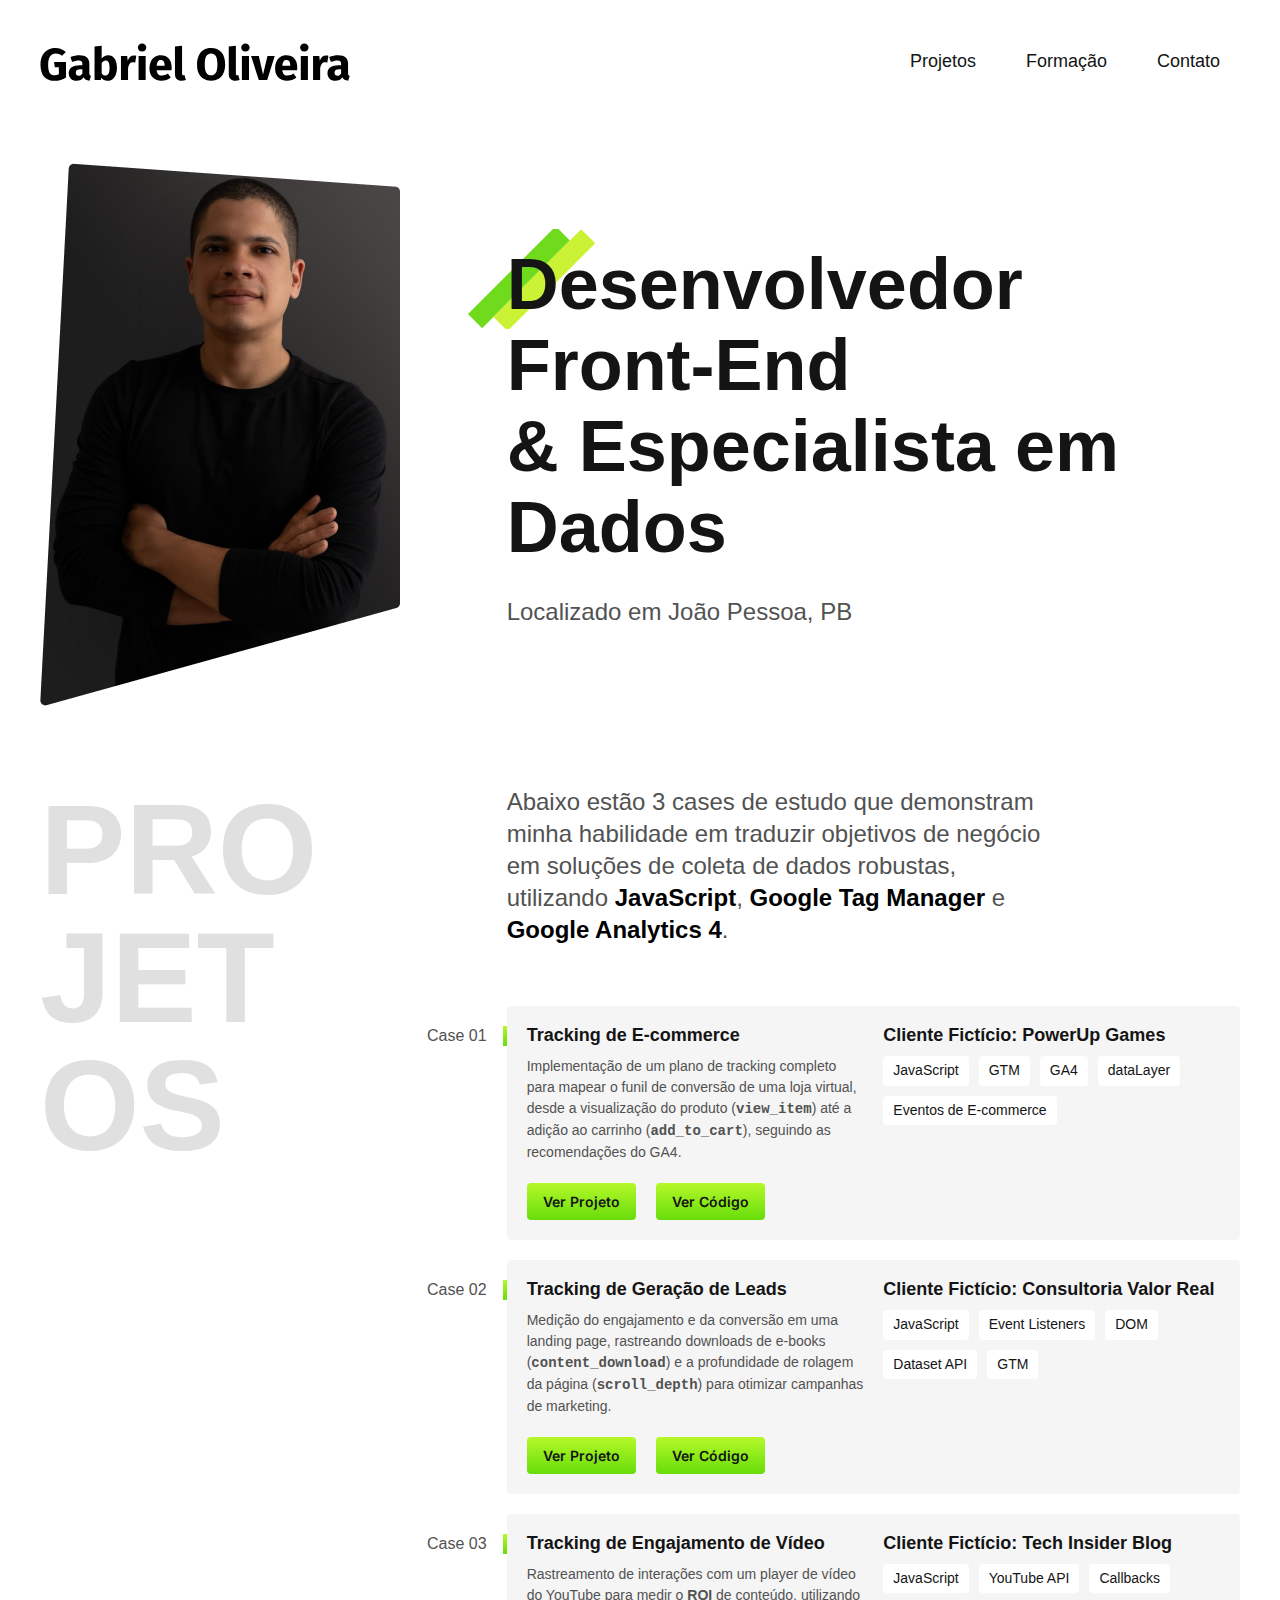
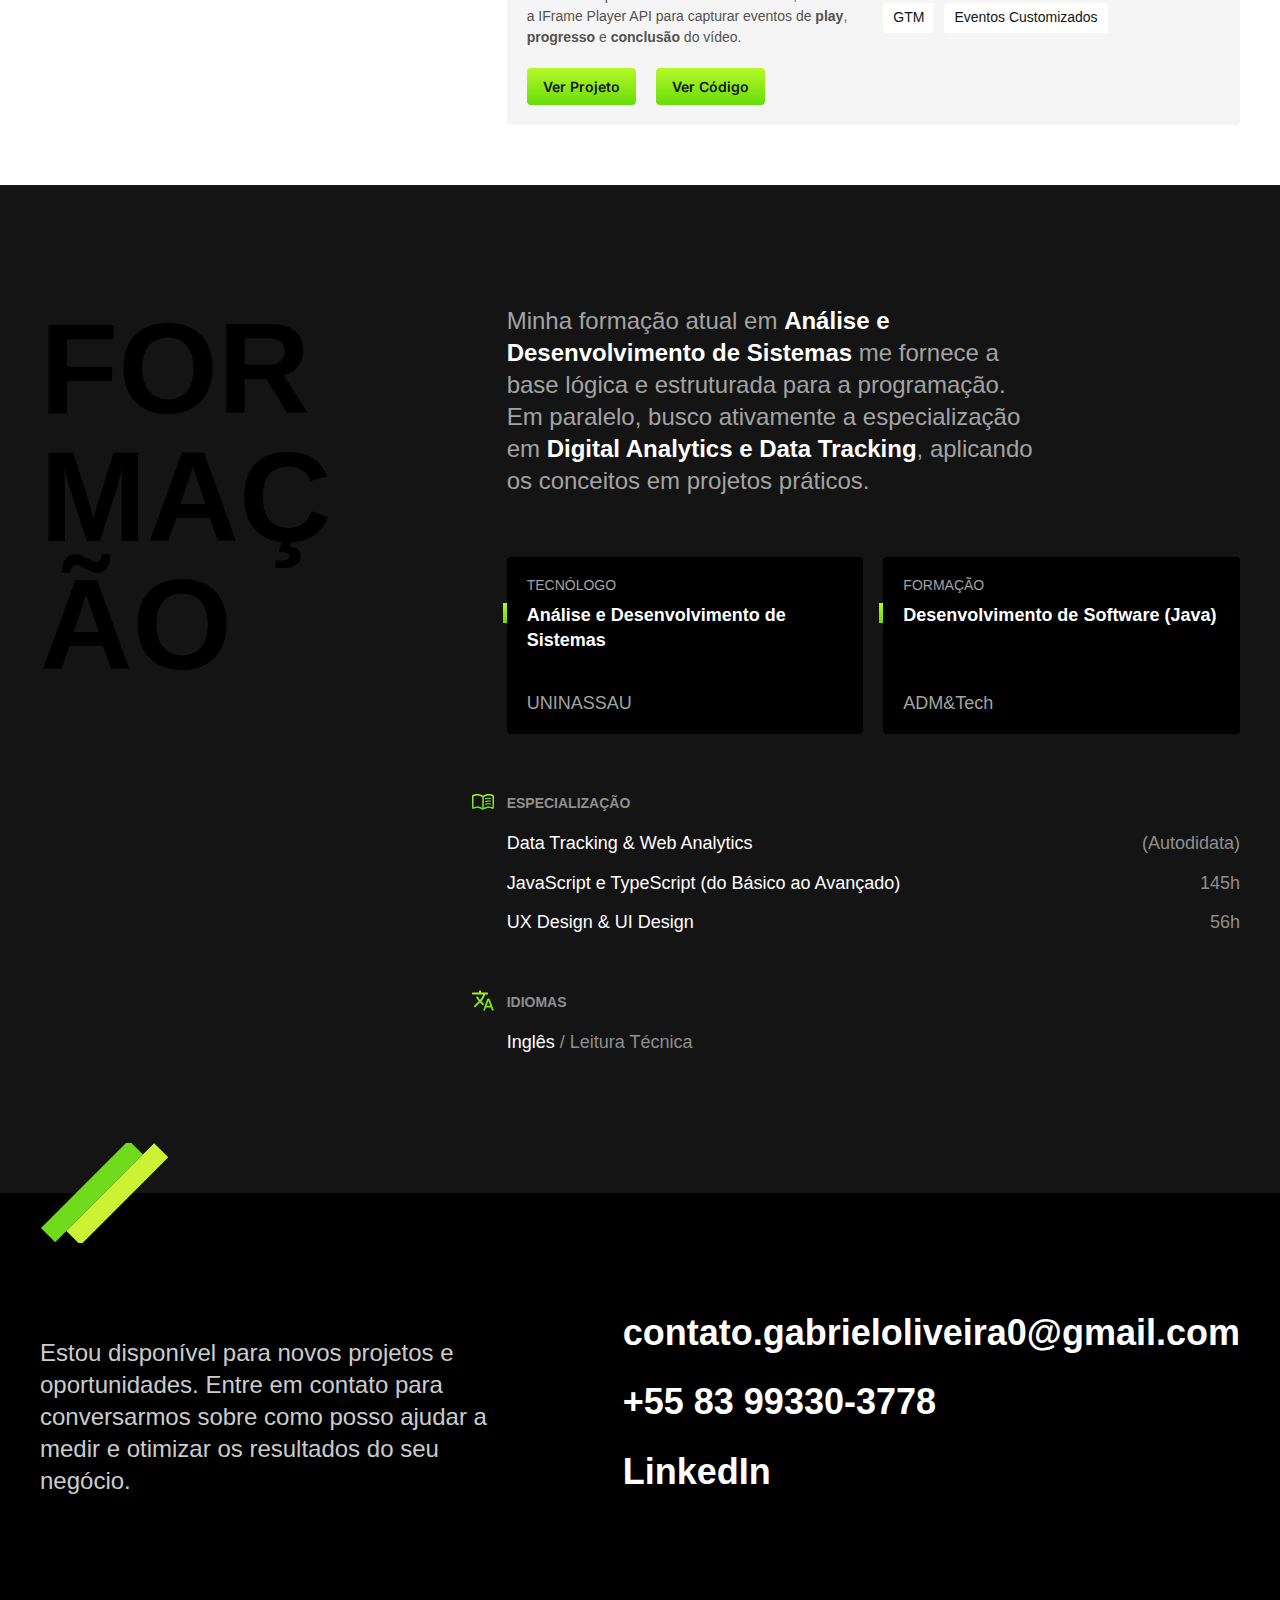
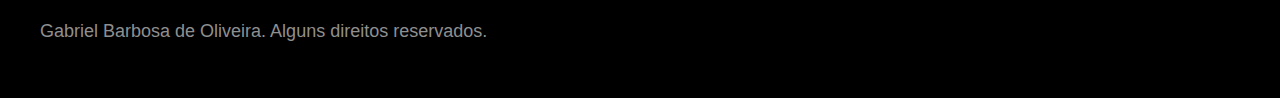
<file: index.html>
<!DOCTYPE html>
<html lang="pt-br">
<head>
  <meta charset="UTF-8">
  <meta http-equiv="X-UA-Compatible" content="IE=edge">
  <meta name="viewport" content="width=device-width, initial-scale=1.0">
  <meta name="description" content="Portfólio de Gabriel Barbosa de Oliveira, Desenvolvedor Front-End e Especialista em Implementação de Dados (Data Tracking) localizado em João Pessoa, PB.">
  <title>Gabriel Oliveira - Desenvolvedor & Especialista em Dados</title>
  
  <link rel="stylesheet" href="./css/style.css">
  
  <link rel="preconnect" href="https://fonts.googleapis.com">
  <link rel="preconnect" href="https://fonts.gstatic.com" crossorigin>
  <link href="https://fonts.googleapis.com/css2?family=Poppins:wght@400;500;600;700&display=swap" rel="stylesheet">
  <link href="https://fonts.googleapis.com/css2?family=Inter:ital,opsz,wght@0,14..32,100..900;1,14..32,100..900&display=swap" rel="stylesheet">
</head>

<body>
  <header class="header">
    <img src="./assets/logo-gabriel.svg" alt="logo" width="310" height="38">
    <nav>
      <ul class="header-menu">
        <li><a href="#projetos">Projetos</a></li>
        <li><a href="#formacao">Formação</a></li>
        <li><a href="#contato">Contato</a></li>
      </ul>
    </nav>
  </header>

  <main class="introducao">
    <img src="./assets/img-perfil.png" alt="foto de gabriel" width="360" height="517">
    <div>
      <h1>Desenvolvedor Front-End<br>& Especialista em Dados</h1>
      <p>Localizado em João Pessoa, PB</p>
    </div>
  </main>

  <section class="experiencia" id="projetos" aria-label="Projetos">
    <h2 class="subtitulo">Projetos</h2>
    <div>
      <p class="experiencia-texto">Abaixo estão 3 cases de estudo que demonstram minha habilidade em traduzir objetivos de negócio em soluções de coleta de dados robustas, utilizando <strong>JavaScript</strong>, <strong>Google Tag Manager</strong> e<strong> Google Analytics 4</strong>.</p>

      <div class="empresa">
        <span class="empresa-ano">Case 01</span>
        <h3 class="empresa-titulo">Tracking de E-commerce</h3>
        <span class="empresa-titulo">Cliente Fictício: PowerUp Games</span>
        <p class="empresa-texto">Implementação de um plano de tracking completo para mapear o funil de conversão de uma loja virtual, desde a visualização do produto (<strong><code>view_item</strong></code>) até a adição ao carrinho (<strong><code>add_to_cart</strong></code>), seguindo as recomendações do GA4.</p>
        <ul class="empresa-habilidades">
          <li>JavaScript</li>
          <li>GTM</li>
          <li>GA4</li>
          <li>dataLayer</li>
          <li>Eventos de E-commerce</li>
        </ul>
        <div class="empresa-links">
            <a href="./cliente_ecommerce/index.html" target="_blank">Ver Projeto</a>
            <a href="https://github.com/gaabrieloliver/data-tracking-portfolio/blob/main/cliente_ecommerce/README.md#case-de-portf%C3%B3lio-implementa%C3%A7%C3%A3o-de-tracking-para-e-commerce" target="_blank">Ver Código</a>
        </div>
      </div>

      <div class="empresa">
        <span class="empresa-ano">Case 02</span>
        <h3 class="empresa-titulo">Tracking de Geração de Leads</h3>
        <span class="empresa-titulo">Cliente Fictício: Consultoria Valor Real</span>
        <p class="empresa-texto">Medição do engajamento e da conversão em uma landing page, rastreando downloads de e-books (<strong><code>content_download</code></strong>) e a profundidade de rolagem da página (<strong><code>scroll_depth</code></strong>) para otimizar campanhas de marketing.</p>
        <ul class="empresa-habilidades">
          <li>JavaScript</li>
          <li>Event Listeners</li>
          <li>DOM</li>
          <li>Dataset API</li>
          <li>GTM</li>
        </ul>
        <div class="empresa-links">
            <a href="./cliente_leadgen/index.html" target="_blank">Ver Projeto</a>
            <a href="https://github.com/gaabrieloliver/data-tracking-portfolio/blob/main/cliente_leadgen/README.md#case-de-portf%C3%B3lio-implementa%C3%A7%C3%A3o-de-tracking-para-gera%C3%A7%C3%A3o-de-leads" target="_blank">Ver Código</a>
        </div>
      </div>

      <div class="empresa">
        <span class="empresa-ano">Case 03</span>
        <h3 class="empresa-titulo">Tracking de Engajamento de Vídeo</h3>
        <span class="empresa-titulo">Cliente Fictício: Tech Insider Blog</span>
        <p class="empresa-texto">Rastreamento de interações com um player de vídeo do YouTube para medir o <strong>ROI</strong> de conteúdo, utilizando a IFrame Player API para capturar eventos de <strong>play</strong>, <strong>progresso</strong> e <strong>conclusão</strong> do vídeo.</p>
        <ul class="empresa-habilidades">
          <li>JavaScript</li>
          <li>YouTube API</li>
          <li>Callbacks</li>
          <li>GTM</li>
          <li>Eventos Customizados</li>
        </ul>
        <div class="empresa-links">
            <a href="./cliente_conteudo/index.html" target="_blank">Ver Projeto</a>
            <a href="https://github.com/gaabrieloliver/data-tracking-portfolio/blob/main/cliente_conteudo/README.md#case-de-portf%C3%B3lio-tracking-de-engajamento-de-v%C3%ADdeo" target="_blank">Ver Código</a>
        </div>
      </div>
      
    </div>
  </section>

  <section class="formacao" id="formacao" aria-label="Formação">
    <div class="formacao-container">
      <h2 class="subtitulo">Formação</h2>

      <div>
        <p class="formacao-texto">
          Minha formação atual em <strong>Análise e Desenvolvimento de Sistemas</strong> me fornece a base lógica e estruturada para a programação. Em paralelo, busco ativamente a especialização em <strong>Digital Analytics e Data Tracking</strong>, aplicando os conceitos em projetos práticos.
        </p>

        <ul class="faculdade-lista">
          <li class="faculdade">
            <span class="faculdade-tipo">Tecnólogo</span>
            <h3 class="faculdade-curso">Análise e Desenvolvimento de Sistemas</h3>
            <span class="faculdade-instituicao">UNINASSAU</span>
          </li>
           <li class="faculdade">
            <span class="faculdade-tipo">Formação</span>
            <h3 class="faculdade-curso">Desenvolvimento de Software (Java)</h3>
            <span class="faculdade-instituicao">ADM&Tech</span>
          </li>
        </ul>

        <div class="formacao-extra">
          <div class="cursos">
            <h3> Especialização</h3>
            <ul>
              <li>Data Tracking & Web Analytics <span>(Autodidata)</span></li>
              <li>JavaScript e TypeScript (do Básico ao Avançado) <span>145h</span></li>
              <li>UX Design & UI Design <span>56h</span></li>
            </ul>
          </div>
           <div class="idiomas">
            <h3> Idiomas</h3>
            <ul>
              <li>Inglês <span>/ Leitura Técnica</span></li>
            </ul>
          </div>
        </div>
      </div>
    </div>
  </section>

  <footer class="footer" id="contato" aria-label="Contato">
    <div class="footer-container">
      <p class="footer-texto">Estou disponível para novos projetos e oportunidades. Entre em contato para conversarmos sobre como posso ajudar a medir e otimizar os resultados do seu negócio.</p>
      <ul class="footer-contato">
        <li><a href="mailto:contato.gabrieloliveira0@gmail.com">contato.gabrieloliveira0@gmail.com</a></li>
        <li>+55 83 99330-3778</li>
        <li><a href="https://www.linkedin.com/in/gaabrieloliveira/" target="_blank">LinkedIn</a></li>
      </ul>
      <p class="footer-copy">Gabriel Barbosa de Oliveira. Alguns direitos reservados.</p>
    </div>
  </footer>

</body>
</html>
</file>
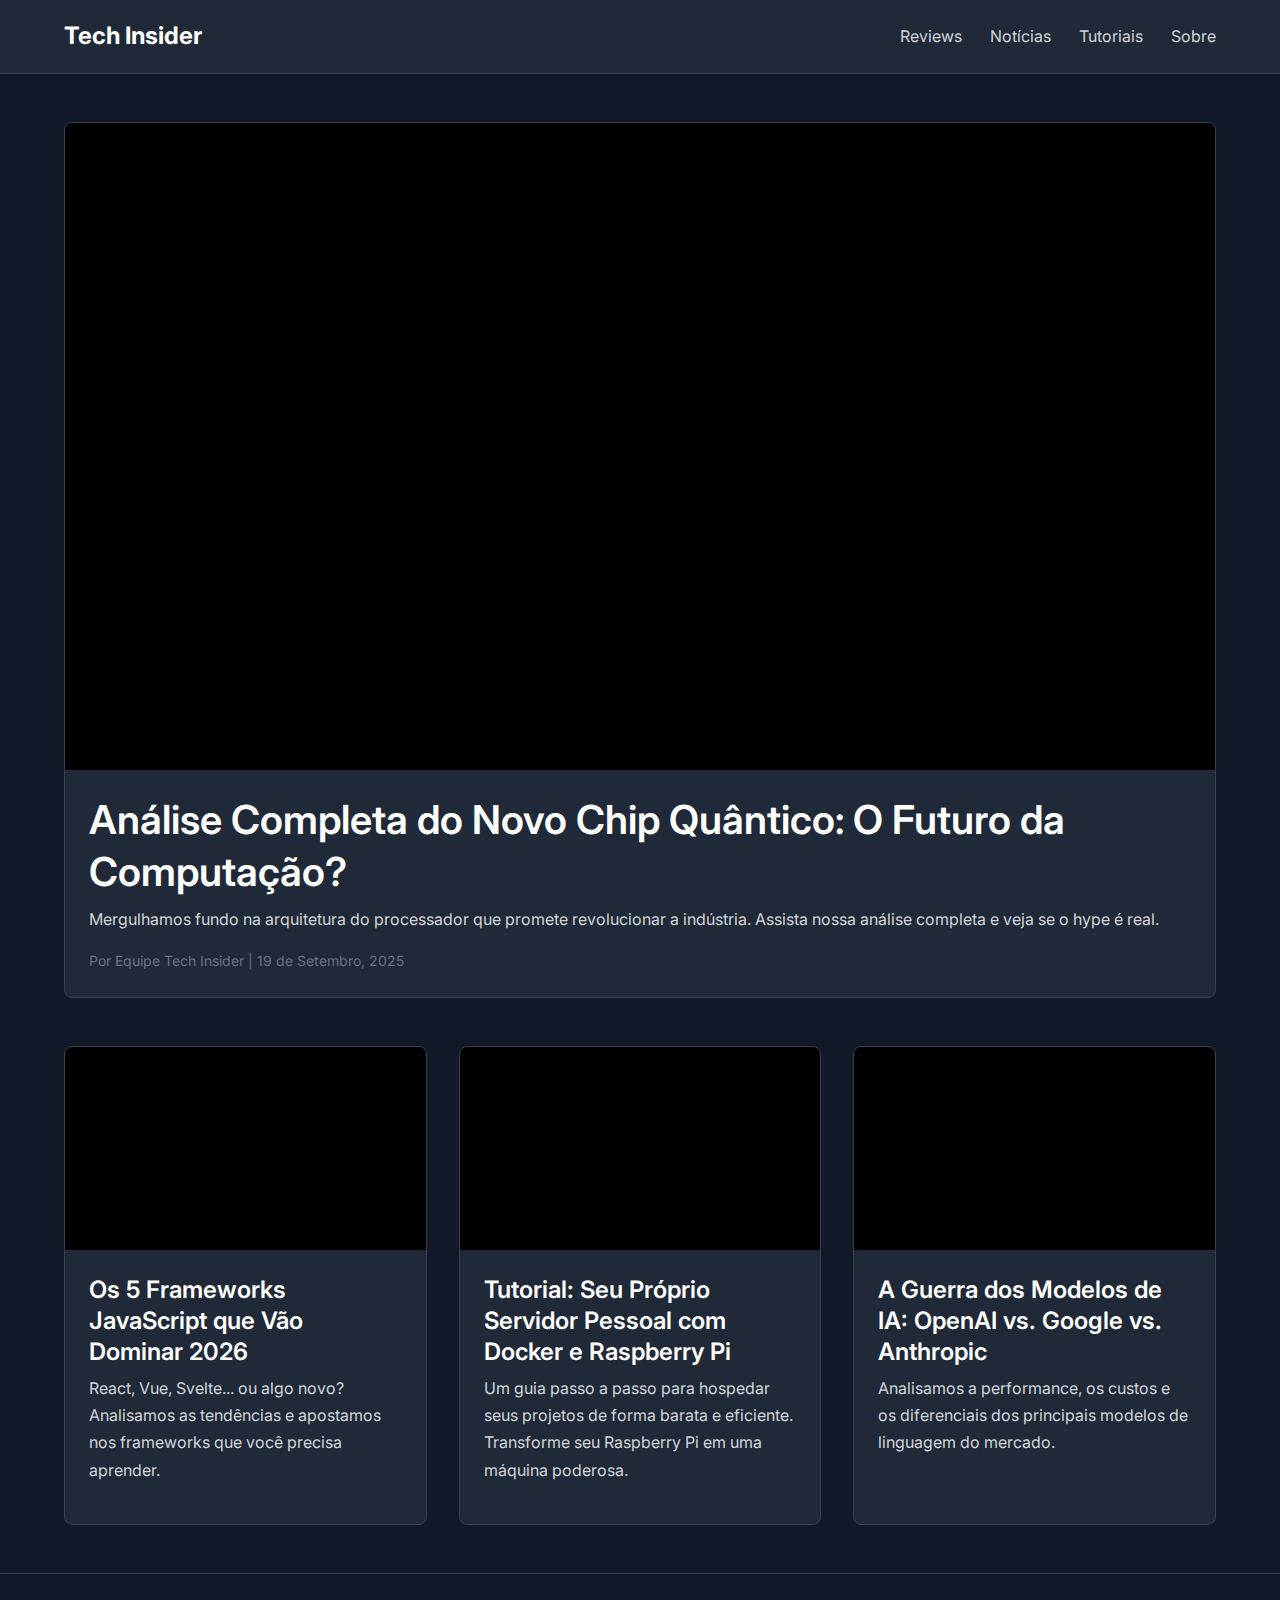
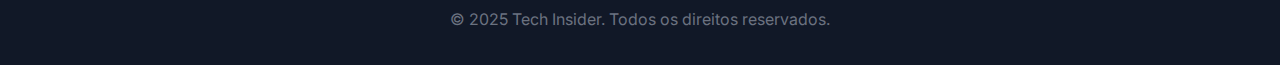
<file: cliente_conteudo/index.html>
<!DOCTYPE html>
<html lang="pt-BR">
<head>
    <!-- Google Tag Manager -->
<script>(function(w,d,s,l,i){w[l]=w[l]||[];w[l].push({'gtm.start':
new Date().getTime(),event:'gtm.js'});var f=d.getElementsByTagName(s)[0],
j=d.createElement(s),dl=l!='dataLayer'?'&l='+l:'';j.async=true;j.src=
'https://www.googletagmanager.com/gtm.js?id='+i+dl;f.parentNode.insertBefore(j,f);
})(window,document,'script','dataLayer','GTM-T49WTWP6');</script>
<!-- End Google Tag Manager -->
    <meta charset="UTF-8">
    <meta name="viewport" content="width=device-width, initial-scale=1.0">
    <title>Tech Insider Blog</title>
    <link rel="stylesheet" href="style.css">
    <link rel="preconnect" href="https://fonts.googleapis.com">
    <link rel="preconnect" href="https://fonts.gstatic.com" crossorigin>
    <link href="https://fonts.googleapis.com/css2?family=Inter:wght@400;600;700&display=swap" rel="stylesheet">
    
    <script src="https://www.youtube.com/iframe_api"></script>
    <script src="script.js" defer></script>
</head>
<body>
    <!-- Google Tag Manager (noscript) -->
<noscript><iframe src="https://www.googletagmanager.com/ns.html?id=GTM-T49WTWP6"
height="0" width="0" style="display:none;visibility:hidden"></iframe></noscript>
<!-- End Google Tag Manager (noscript) -->

    <header class="main-header">
        <div class="container">
            <a href="#" class="logo">Tech Insider</a>
            <nav class="main-nav">
                <a href="#">Reviews</a>
                <a href="#">Notícias</a>
                <a href="#">Tutoriais</a>
                <a href="#">Sobre</a>
            </nav>
        </div>
    </header>

    <main class="container">
        <section class="featured-post">
            <article class="post-card large">
                <div class="video-container">
                    <div 
                        id="video-player-1" 
                        class="youtube-player" 
                        data-video-id="iJXezinE2CE"
                        data-video-title="Análise Completa do Novo Chip Quântico">
                    </div>
                </div>
                <div class="post-content">
                    <h1 class="post-title">Análise Completa do Novo Chip Quântico: O Futuro da Computação?</h1>
                    <p class="post-excerpt">Mergulhamos fundo na arquitetura do processador que promete revolucionar a indústria. Assista nossa análise completa e veja se o hype é real.</p>
                    <div class="post-meta">
                        <span>Por Equipe Tech Insider</span> | <span>19 de Setembro, 2025</span>
                    </div>
                </div>
            </article>
        </section>

        <section class="post-grid">
            <article class="post-card">
                 <div class="video-container">
                    <div 
                        id="video-player-2" 
                        class="youtube-player"
                        data-video-id="vMc1cEQTF8Q"
                        data-video-title="Top 5 Frameworks JS para 2026">
                    </div>
                </div>
                <div class="post-content">
                    <h2 class="post-title">Os 5 Frameworks JavaScript que Vão Dominar 2026</h2>
                    <p class="post-excerpt">React, Vue, Svelte... ou algo novo? Analisamos as tendências e apostamos nos frameworks que você precisa aprender.</p>
                </div>
            </article>

            <article class="post-card">
                 <div class="video-container">
                    <div 
                        id="video-player-3" 
                        class="youtube-player"
                        data-video-id="yFuTAKq_j3Q"
                        data-video-title="Como Montar um Servidor Pessoal com Docker">
                    </div>
                </div>
                <div class="post-content">
                    <h2 class="post-title">Tutorial: Seu Próprio Servidor Pessoal com Docker e Raspberry Pi</h2>
                    <p class="post-excerpt">Um guia passo a passo para hospedar seus projetos de forma barata e eficiente. Transforme seu Raspberry Pi em uma máquina poderosa.</p>
                </div>
            </article>
             <article class="post-card">
                 <div class="video-container">
                    <div 
                        id="video-player-4" 
                        class="youtube-player"
                        data-video-id="K_q-uHwm4q8"
                        data-video-title="A Guerra dos Modelos de IA">
                    </div>
                </div>
                <div class="post-content">
                    <h2 class="post-title">A Guerra dos Modelos de IA: OpenAI vs. Google vs. Anthropic</h2>
                    <p class="post-excerpt">Analisamos a performance, os custos e os diferenciais dos principais modelos de linguagem do mercado.</p>
                </div>
            </article>
        </section>
    </main>

    <footer class="main-footer">
        <div class="container">
            <p>&copy; 2025 Tech Insider. Todos os direitos reservados.</p>
        </div>
    </footer>

</body>
</html>
</file>
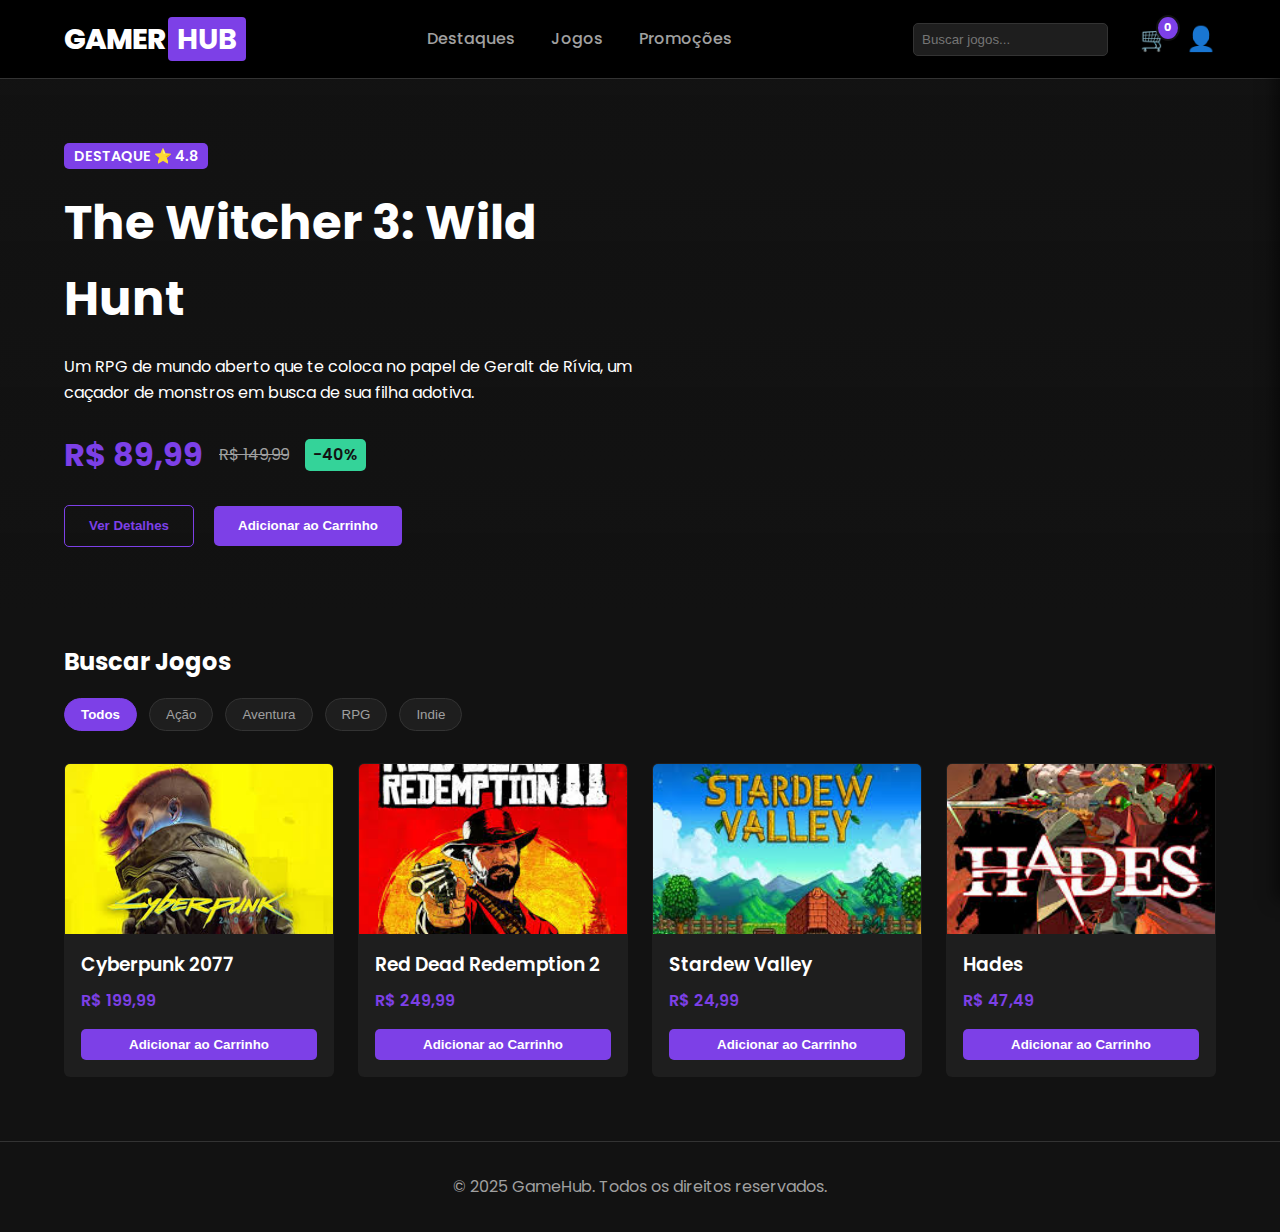
<file: cliente_ecommerce/index.html>
<!DOCTYPE html>
<html lang="pt-BR">
<head>
    <meta charset="UTF-8">
    <meta name="viewport" content="width=device-width, initial-scale=1.0">
    <title>GameHub - Sua loja de jogos</title>
    <link rel="stylesheet" href="style.css">
    <link rel="preconnect" href="https://fonts.googleapis.com">
    <link rel="preconnect" href="https://fonts.gstatic.com" crossorigin>
    <link href="https://fonts.googleapis.com/css2?family=Poppins:wght@400;500;600;700&display=swap" rel="stylesheet">
    <script src="script.js" defer></script>
</head>
<body>

    <header class="main-header">
        <div class="logo">
            <a href="#">GAMER<span>HUB</span></a>
        </div>
        <nav class="main-nav">
            <a href="#destaques">Destaques</a>
            <a href="#jogos">Jogos</a>
            <a href="#">Promoções</a>
        </nav>
        <div class="header-actions">
    <input type="search" placeholder="Buscar jogos..." class="search-bar">
    <a href="#" class="action-icon cart-icon" aria-label="Carrinho">
        🛒
        <span class="cart-item-count">0</span>
    </a>
    <a href="#" class="action-icon" aria-label="Perfil">👤</a>
</div>
    </header>

    <main>
        <section id="destaques" class="hero-section">
            <div class="hero-content">
                <span class="hero-tag">DESTAQUE ⭐ 4.8</span>
                <h1>The Witcher 3: Wild Hunt</h1>
                <p>Um RPG de mundo aberto que te coloca no papel de Geralt de Rívia, um caçador de monstros em busca de sua filha adotiva.</p>
                <div class="price-section">
                    <span class="current-price">R$ 89,99</span>
                    <span class="original-price">R$ 149,99</span>
                    <span class="discount-badge">-40%</span>
                </div>
                <div class="hero-buttons">
                    <button class="btn btn-secondary" data-game-id="tw3" data-action="view_details">Ver Detalhes</button>
                    <button class="btn btn-primary" data-game-id="tw3" data-game-name="The Witcher 3" data-game-price="89.99" data-action="add_to_cart">Adicionar ao Carrinho</button>
                </div>
            </div>
        </section>

        <section id="jogos" class="games-section">
            <div class="games-header">
                <h2>Buscar Jogos</h2>
                <div class="filter-tags">
                    <button class="filter-btn active" data-category="todos">Todos</button>
                    <button class="filter-btn" data-category="acao">Ação</button>
                    <button class="filter-btn" data-category="aventura">Aventura</button>
                    <button class="filter-btn" data-category="rpg">RPG</button>
                    <button class="filter-btn" data-category="indie">Indie</button>
                </div>
            </div>

            <div class="game-grid">
                <div class="game-card">
                    <img src="[data-uri]" alt="Capa do jogo Cyberpunk 2077">
                    <div class="game-card-info">
                        <h3>Cyberpunk 2077</h3>
                        <p class="game-price">R$ 199,99</p>
                        <button class="btn btn-primary btn-small" data-game-id="cp2077" data-game-name="Cyberpunk 2077" data-game-price="199.99" data-action="add_to_cart">Adicionar ao Carrinho</button>
                    </div>
                </div>

                <div class="game-card">
                    <img src="[data-uri]" alt="Capa do jogo Red Dead Redemption 2">
                    <div class="game-card-info">
                        <h3>Red Dead Redemption 2</h3>
                        <p class="game-price">R$ 249,99</p>
                        <button class="btn btn-primary btn-small" data-game-id="rdr2" data-game-name="Red Dead Redemption 2" data-game-price="249.99" data-action="add_to_cart">Adicionar ao Carrinho</button>
                    </div>
                </div>

                <div class="game-card">
                    <img src="[data-uri]" alt="Capa do jogo Stardew Valley">
                    <div class="game-card-info">
                        <h3>Stardew Valley</h3>
                        <p class="game-price">R$ 24,99</p>
                        <button class="btn btn-primary btn-small" data-game-id="sv" data-game-name="Stardew Valley" data-game-price="24.99" data-action="add_to_cart">Adicionar ao Carrinho</button>
                    </div>
                </div>
                 <div class="game-card">
                    <img src="[data-uri]" alt="Capa do jogo Hades">
                    <div class="game-card-info">
                        <h3>Hades</h3>
                        <p class="game-price">R$ 47,49</p>
                        <button class="btn btn-primary btn-small" data-game-id="hades" data-game-name="Hades" data-game-price="47.49" data-action="add_to_cart">Adicionar ao Carrinho</button>
                    </div>
                </div>
            </div>
        </section>
    </main>
    <aside class="cart-sidebar">
    <div class="cart-header">
        <h3>Meu Carrinho</h3>
        <button class="close-cart-btn">&times;</button>
    </div>
    <div class="cart-body">
        </div>
    <div class="cart-footer">
        <div class="cart-total">
            <span>Subtotal:</span>
            <span class="total-price">R$ 0,00</span>
        </div>
        <button class="btn btn-primary checkout-btn" data-action="begin_checkout">Finalizar Compra</button>
    </div>
</aside>
<div class="cart-overlay"></div>

    <footer class="main-footer">
        <p>&copy; 2025 GameHub. Todos os direitos reservados.</p>
    </footer>

</body>
</html>
</file>
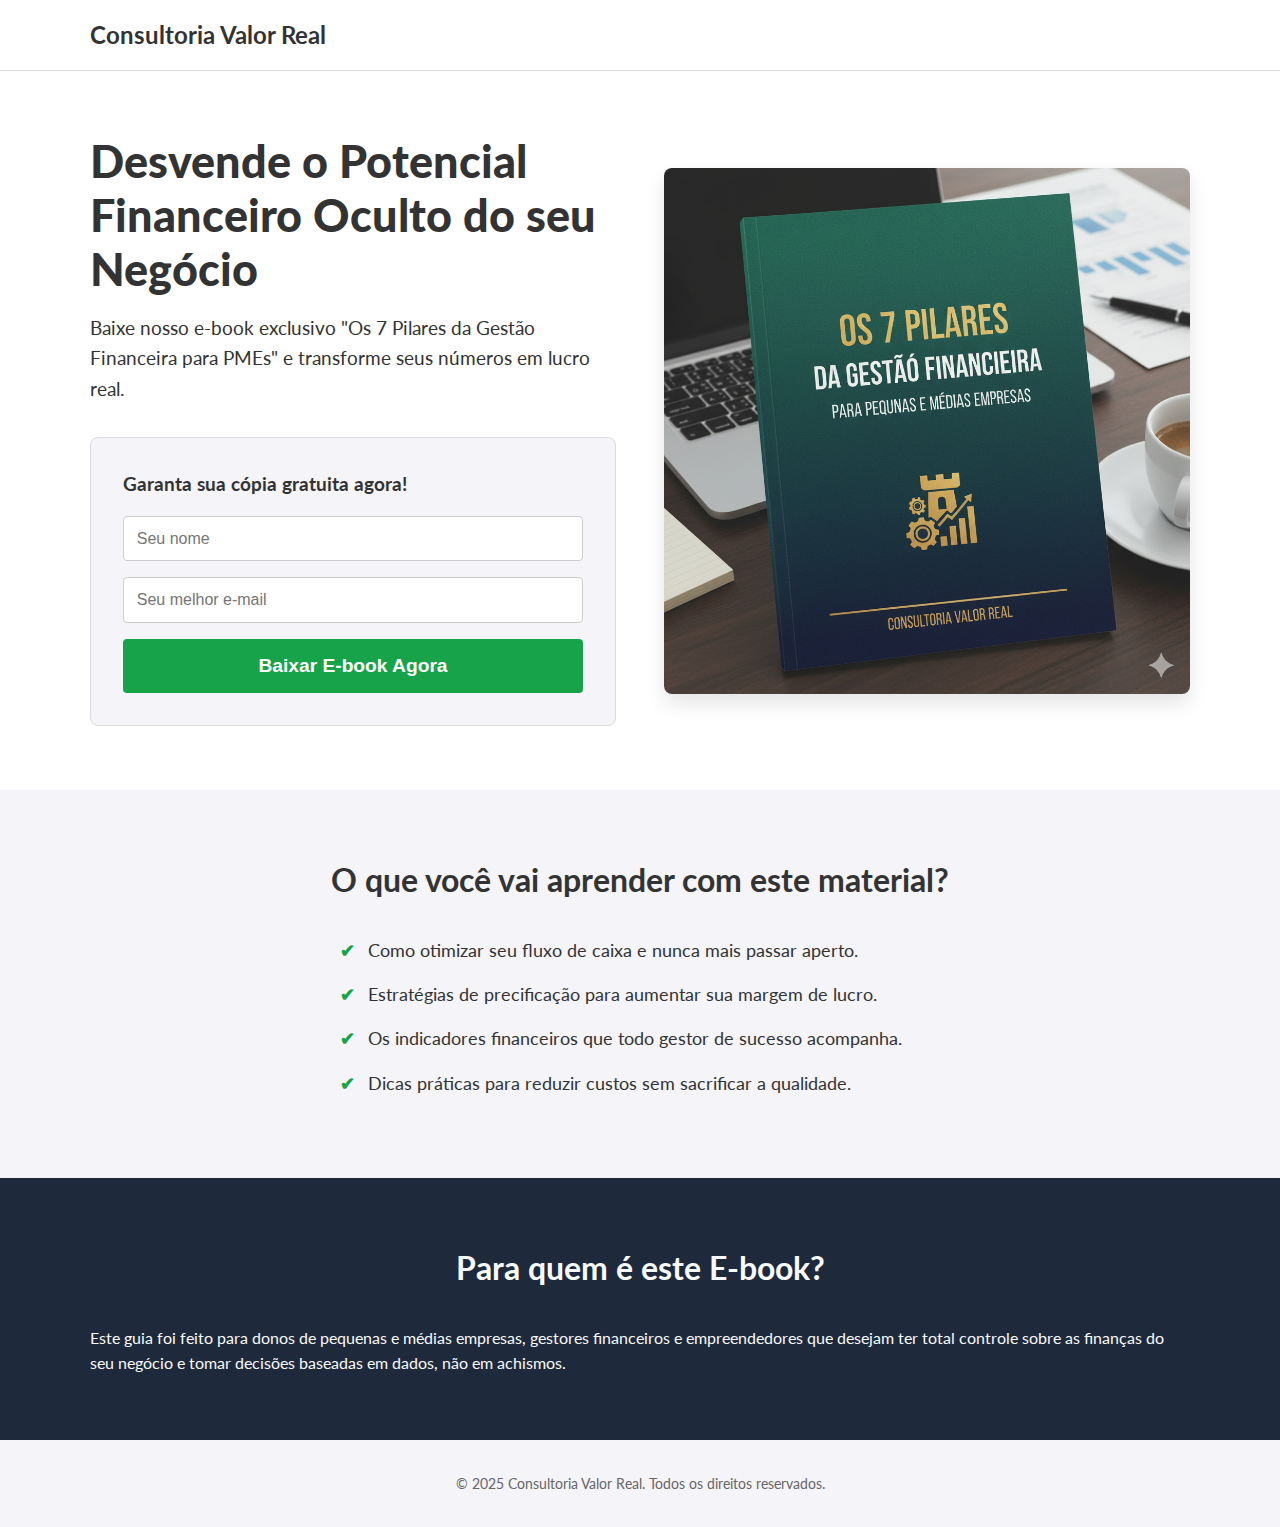
<file: cliente_leadgen/index.html>
<!DOCTYPE html>
<html lang="pt-BR">
<head>
    <meta charset="UTF-8">
    <meta name="viewport" content="width=device-width, initial-scale=1.0">
    <title>Consultoria Valor Real - E-book Gratuito</title>
    <link rel="stylesheet" href="style.css">
    <link rel="preconnect" href="https://fonts.googleapis.com">
    <link rel="preconnect" href="https://fonts.gstatic.com" crossorigin>
    <link href="https://fonts.googleapis.com/css2?family=Lato:wght@400;700;900&display=swap" rel="stylesheet">
    <script src="script.js" defer></script>
</head>
<body>

    <header class="main-header">
        <div class="container">
            <h1 class="logo">Consultoria Valor Real</h1>
        </div>
    </header>

    <main>
        <section id="hero" class="hero-section">
            <div class="container hero-layout">
                <div class="hero-content">
                    <h2 class="hero-headline">Desvende o Potencial Financeiro Oculto do seu Negócio</h2>
                    <p class="hero-subheadline">Baixe nosso e-book exclusivo "Os 7 Pilares da Gestão Financeira para PMEs" e transforme seus números em lucro real.</p>
                    
                    <div id="form-container">
                        <form id="lead-form">
                            <h3>Garanta sua cópia gratuita agora!</h3>
                            <input type="text" id="name" name="name" placeholder="Seu nome" required>
                            <input type="email" id="email" name="email" placeholder="Seu melhor e-mail" required>
                            <button type="submit" class="cta-button">Baixar E-book Agora</button>
                        </form>
                    </div>
                    <div id="thank-you-message" style="display:none;">
                        <h3>✅ Obrigado!</h3>
                        <p>Seu e-book foi enviado para o seu e-mail. Confira sua caixa de entrada (e a de spam)!</p>
                    </div>
                </div>
                <div class="hero-image">
                    <img src="os-7-pilares.png" alt="Capa do E-book Os 7 Pilares da Gestão Financeira">
                </div>
            </div>
        </section>

        <section id="benefits" class="content-section">
            <div class="container">
                <h2>O que você vai aprender com este material?</h2>
                <ul class="benefits-list">
                    <li><span>✔</span> Como otimizar seu fluxo de caixa e nunca mais passar aperto.</li>
                    <li><span>✔</span> Estratégias de precificação para aumentar sua margem de lucro.</li>
                    <li><span>✔</span> Os indicadores financeiros que todo gestor de sucesso acompanha.</li>
                    <li><span>✔</span> Dicas práticas para reduzir custos sem sacrificar a qualidade.</li>
                </ul>
            </div>
        </section>

        <section id="who-is-it-for" class="content-section dark">
            <div class="container">
                <h2>Para quem é este E-book?</h2>
                <p>Este guia foi feito para donos de pequenas e médias empresas, gestores financeiros e empreendedores que desejam ter total controle sobre as finanças do seu negócio e tomar decisões baseadas em dados, não em achismos.</p>
            </div>
        </section>
    </main>

    <footer class="main-footer">
        <div class="container">
            <p>&copy; 2025 Consultoria Valor Real. Todos os direitos reservados.</p>
        </div>
    </footer>

</body>
</html>
</file>
<file: css/style.css>
@import './global.css';
@import './header.css';
@import './introducao.css';
@import './experiencia.css';
@import './footer.css';
@import './formacao.css';
@import './footer.css';
</file>
<file: cliente_conteudo/style.css>
:root {
    --color-background: #111827; /* Cinza-azulado muito escuro */
    --color-surface: #1f2937;   /* Superfície para os cards */
    --color-primary: #38bdf8;   /* Azul claro vibrante */
    --color-text: #d1d5db;       /* Texto principal (cinza claro) */
    --color-heading: #ffffff;    /* Títulos (branco) */
    --font-family: 'Inter', sans-serif;
}

* {
    margin: 0;
    padding: 0;
    box-sizing: border-box;
}

body {
    font-family: var(--font-family);
    background-color: var(--color-background);
    color: var(--color-text);
    line-height: 1.7;
}

.container {
    width: 90%;
    max-width: 1200px;
    margin: 0 auto;
}

/* Header */
.main-header {
    background-color: var(--color-surface);
    padding: 1rem 0;
    border-bottom: 1px solid #374151;
    margin-bottom: 3rem;
}

.main-header .container {
    display: flex;
    justify-content: space-between;
    align-items: center;
}

.logo {
    font-size: 1.5rem;
    font-weight: 700;
    color: var(--color-heading);
    text-decoration: none;
}

.main-nav a {
    color: var(--color-text);
    text-decoration: none;
    margin-left: 1.5rem;
    transition: color 0.2s ease;
}

.main-nav a:hover {
    color: var(--color-primary);
}

/* Cards de Post */
.post-card {
    background-color: var(--color-surface);
    border-radius: 8px;
    overflow: hidden;
    border: 1px solid #374151;
}

.video-container {
    position: relative;
    width: 100%;
    aspect-ratio: 16 / 9;
    background-color: #000;
}

.video-container iframe {
    position: absolute;
    top: 0;
    left: 0;
    width: 100%;
    height: 100%;
    border: 0;
}

.post-content {
    padding: 1.5rem;
}

.post-title {
    font-size: 1.5rem;
    font-weight: 600;
    color: var(--color-heading);
    margin-bottom: 0.5rem;
    line-height: 1.3;
}

.post-excerpt {
    font-size: 1rem;
    margin-bottom: 1rem;
}

.post-meta {
    font-size: 0.875rem;
    color: #6b7280;
}

/* Layout dos Posts */
.featured-post .post-card.large .post-title {
    font-size: 2.5rem;
}

.post-grid {
    display: grid;
    grid-template-columns: repeat(auto-fit, minmax(300px, 1fr));
    gap: 2rem;
    margin-top: 3rem;
}

/* Footer */
.main-footer {
    text-align: center;
    padding: 2rem 0;
    margin-top: 3rem;
    border-top: 1px solid #374151;
    color: #6b7280;
}

/* Responsividade */
@media (max-width: 768px) {
    .main-header .container {
        flex-direction: column;
        gap: 1rem;
    }
    .featured-post .post-card.large .post-title {
        font-size: 1.8rem;
    }
}
</file>
<file: cliente_ecommerce/style.css>
/* Definição de Variáveis e Estilos Globais */
:root {
    --color-background: #121212; /* Preto (Material Design dark) */
    --color-surface: #1e1e1e;   /* Cinza escuro para cards */
    --color-primary: #7D40E7;   /* Roxo vibrante do logo */
    --color-text: #FFFFFF;       /* Texto principal (branco) */
    --color-text-muted: #a0a0a0; /* Texto secundário (cinza) */
    --font-family: 'Poppins', sans-serif;
}

* {
    margin: 0;
    padding: 0;
    box-sizing: border-box;
}

body {
    font-family: var(--font-family);
    background-color: var(--color-background);
    color: var(--color-text);
    line-height: 1.6;
}

/* Header */
.main-header {
    display: flex;
    justify-content: space-between;
    align-items: center;
    padding: 1rem 5%;
    background-color: #000000; /* Header preto sólido */
    border-bottom: 1px solid #333;
}

.logo a {
    text-decoration: none;
    color: var(--color-text);
    font-size: 1.8rem;
    font-weight: 800; /* Mais pesado para combinar com o logo */
    letter-spacing: -1px;
}

/* Estilização para o 'HUB' no logo */
.logo a span {
    background-color: var(--color-primary);
    color: var(--color-text);
    padding: 0.1rem 0.6rem;
    margin-left: 0.1rem;
    border-radius: 4px;
    font-weight: 700;
}


.main-nav a {
    margin: 0 1rem;
    text-decoration: none;
    color: var(--color-text-muted);
    font-weight: 500;
    transition: color 0.3s ease;
}

.main-nav a:hover {
    color: var(--color-primary);
}

.header-actions {
    display: flex;
    align-items: center;
}

.search-bar {
    background-color: var(--color-surface);
    border: 1px solid #333;
    border-radius: 5px;
    padding: 0.5rem;
    color: var(--color-text);
    margin-right: 1rem;
}

.action-icon {
    font-size: 1.5rem;
    margin-left: 1rem;
    text-decoration: none;
    color: var(--color-text-muted);
}

/* Seção Hero (Destaque) */
.hero-section {
    /* Sugestão: Usar um fundo mais abstrato/moderno que combina com a nova identidade */
    background: linear-gradient(rgba(18, 18, 18, 0.8), rgba(18, 18, 18, 1)), url('https://www.thewitcher.com/_next/image?url=https%3A%2F%2Fstatic.cdprojektred.com%2Fcms.cdprojektred.com%2F16x9_big%2Ffcaa0ba91e2368e2aef8c0d556692307768fad49-1920x1080.jpg&w=1920&q=75') no-repeat center center/cover;
    padding: 4rem 5%;
    text-align: left;
}

.hero-content {
    max-width: 600px;
}

.hero-tag {
    background-color: var(--color-primary);
    color: var(--color-text);
    padding: 0.2rem 0.6rem;
    border-radius: 5px;
    font-weight: 600;
    font-size: 0.9rem;
}

h1 {
    font-size: 3rem;
    font-weight: 700;
    margin: 1rem 0;
}

.price-section {
    margin: 1.5rem 0;
    display: flex;
    align-items: center;
}

.current-price {
    font-size: 2rem;
    font-weight: 700;
    color: var(--color-primary);
}

.original-price {
    text-decoration: line-through;
    color: var(--color-text-muted);
    margin: 0 1rem;
}

.discount-badge {
    background-color: #34d399; /* Verde continua bom para descontos */
    color: #121212;
    padding: 0.2rem 0.5rem;
    border-radius: 5px;
    font-weight: 600;
}

/* Botões */
.btn {
    padding: 0.8rem 1.5rem;
    border: none;
    border-radius: 5px; /* Bordas um pouco mais retas */
    font-weight: 600;
    cursor: pointer;
    transition: all 0.2s ease;
}

.btn:hover {
    transform: translateY(-2px);
    /* Efeito de brilho com a cor primária */
    box-shadow: 0 0 15px 0 rgba(125, 64, 231, 0.5); 
}

.btn-primary {
    background-color: var(--color-primary);
    color: var(--color-text);
}

.btn-secondary {
    background-color: transparent;
    border: 1px solid var(--color-primary);
    color: var(--color-primary);
    margin-right: 1rem;
}

.btn-small {
    padding: 0.5rem 1rem;
    width: 100%;
}


/* Seção de Jogos */
.games-section {
    padding: 2rem 5%;
}

.games-header {
    margin-bottom: 2rem;
}

.filter-tags {
    margin-top: 1rem;
}

.filter-btn {
    background-color: var(--color-surface);
    color: var(--color-text-muted);
    border: 1px solid #333;
    padding: 0.5rem 1rem;
    margin-right: 0.5rem;
    border-radius: 20px;
    cursor: pointer;
    font-weight: 500;
    transition: all 0.2s ease;
}

.filter-btn.active, .filter-btn:hover {
    background-color: var(--color-primary);
    color: var(--color-text);
    border-color: var(--color-primary);
    font-weight: 600;
}

.game-grid {
    display: grid;
    grid-template-columns: repeat(auto-fill, minmax(250px, 1fr));
    gap: 1.5rem;
}

.game-card {
    background-color: var(--color-surface);
    border-radius: 6px;
    overflow: hidden;
    transition: transform 0.3s ease, box-shadow 0.3s ease;
    border: 1px solid transparent;
}

.game-card:hover {
    transform: translateY(-5px);
    border-color: var(--color-primary);
    box-shadow: 0 10px 20px rgba(0,0,0,0.4);
}

.game-card img {
    width: 100%;
    height: 170px;
    object-fit: cover;
    display: block;
}

.game-card-info {
    padding: 1rem;
}

.game-card-info h3 {
    margin-bottom: 0.5rem;
    font-weight: 600;
}

.game-price {
    font-weight: 600;
    color: var(--color-primary);
    margin-bottom: 1rem;
}

/* Footer */
.main-footer {
    text-align: center;
    padding: 2rem 5%;
    margin-top: 2rem;
    border-top: 1px solid #333;
    color: var(--color-text-muted);
}

/* Estilos do Carrinho de Compras */
.cart-icon {
    position: relative; /* Necessário para posicionar o contador */
}

.cart-item-count {
    position: absolute;
    top: -5px;
    right: -10px;
    background-color: var(--color-primary);
    color: var(--color-text);
    border-radius: 50%;
    padding: 2px 6px;
    font-size: 0.7rem;
    font-weight: 700;
    border: 2px solid var(--color-background);
}

.cart-sidebar {
    position: fixed;
    top: 0;
    right: -400px; /* Começa fora da tela */
    width: 400px;
    height: 100%;
    background-color: var(--color-surface);
    box-shadow: -5px 0 15px rgba(0,0,0,0.5);
    transition: right 0.4s ease-in-out;
    z-index: 1001;
    display: flex;
    flex-direction: column;
}

.cart-sidebar.open {
    right: 0; /* Move para dentro da tela */
}

.cart-header {
    display: flex;
    justify-content: space-between;
    align-items: center;
    padding: 1rem;
    border-bottom: 1px solid #333;
}

.close-cart-btn {
    background: none;
    border: none;
    color: var(--color-text);
    font-size: 2rem;
    cursor: pointer;
}

.cart-body {
    flex-grow: 1;
    overflow-y: auto;
    padding: 1rem;
}

/* Estilo para quando o carrinho está vazio */
.cart-body.empty {
    display: flex;
    justify-content: center;
    align-items: center;
    color: var(--color-text-muted);
}

.cart-item {
    display: flex;
    align-items: center;
    margin-bottom: 1rem;
}

.cart-item img {
    width: 100px;
    height: 56px;
    object-fit: cover;
    border-radius: 4px;
    margin-right: 1rem;
}

.cart-item-info {
    flex-grow: 1;
}
.cart-item-info h4 {
    font-size: 0.9rem;
    margin: 0;
}
.cart-item-info p {
    color: var(--color-primary);
    font-weight: 600;
    margin: 0;
}

.remove-item-btn {
    background: none;
    border: none;
    color: var(--color-text-muted);
    cursor: pointer;
    font-size: 0.8rem;
}
.remove-item-btn:hover {
    color: #ef4444; /* Vermelho para ação de remover */
}

.cart-footer {
    padding: 1rem;
    border-top: 1px solid #333;
}

.cart-total {
    display: flex;
    justify-content: space-between;
    font-size: 1.2rem;
    font-weight: 700;
    margin-bottom: 1rem;
}

.checkout-btn {
    width: 100%;
}

.cart-overlay {
    position: fixed;
    top: 0;
    left: 0;
    width: 100%;
    height: 100%;
    background-color: rgba(0,0,0,0.6);
    z-index: 1000;
    opacity: 0;
    visibility: hidden;
    transition: opacity 0.4s ease-in-out, visibility 0.4s ease-in-out;
}

.cart-overlay.visible {
    opacity: 1;
    visibility: visible;
}

/* Responsividade */
@media (max-width: 768px) {
    .main-header {
        flex-direction: column;
        gap: 1rem;
    }
    
    .main-nav {
        margin-top: 1rem;
    }

    h1 {
        font-size: 2rem;
    }

    .hero-section {
        text-align: center;
    }
    
    .hero-content {
        max-width: 100%;
    }

    .hero-buttons, .price-section {
        justify-content: center;
    }
}
</file>
<file: cliente_leadgen/style.css>
:root {
    --color-background: #f4f4f9;
    --color-dark-bg: #1e293b;
    --color-primary: #16a34a; /* Verde para confiança e finanças */
    --color-primary-hover: #15803d;
    --color-text: #333;
    --color-light-text: #f8fafc;
    --font-family: 'Lato', sans-serif;
}

* {
    margin: 0;
    padding: 0;
    box-sizing: border-box;
}

body {
    font-family: var(--font-family);
    background-color: var(--color-background);
    color: var(--color-text);
    line-height: 1.6;
}

.container {
    width: 90%;
    max-width: 1100px;
    margin: 0 auto;
}

/* Header & Footer */
.main-header {
    padding: 1rem 0;
    background-color: #fff;
    border-bottom: 1px solid #ddd;
}
.logo { font-size: 1.5rem; }

.main-footer {
    padding: 2rem 0;
    text-align: center;
    font-size: 0.9rem;
    color: #666;
}

/* Seção Hero */
.hero-section {
    padding: 4rem 0;
    background-color: #fff;
}
.hero-layout {
    display: flex;
    align-items: center;
    gap: 3rem;
}
.hero-content { flex: 1; }
.hero-image { flex: 1; display: flex; justify-content: center; }
.hero-image img { max-width: 100%; height: auto; border-radius: 8px; box-shadow: 0 10px 20px rgba(0,0,0,0.1); }

.hero-headline {
    font-size: 2.8rem;
    font-weight: 900;
    line-height: 1.2;
    margin-bottom: 1rem;
}
.hero-subheadline {
    font-size: 1.2rem;
    margin-bottom: 2rem;
}

/* Formulário */
#form-container, #thank-you-message {
    background-color: var(--color-background);
    padding: 2rem;
    border-radius: 8px;
    border: 1px solid #ddd;
}
#lead-form h3 { margin-bottom: 1rem; }
#lead-form input {
    width: 100%;
    padding: 0.8rem;
    margin-bottom: 1rem;
    border-radius: 4px;
    border: 1px solid #ccc;
    font-size: 1rem;
}
.cta-button {
    width: 100%;
    padding: 1rem;
    border: none;
    border-radius: 4px;
    background-color: var(--color-primary);
    color: #fff;
    font-size: 1.2rem;
    font-weight: 700;
    cursor: pointer;
    transition: background-color 0.2s ease;
}
.cta-button:hover {
    background-color: var(--color-primary-hover);
}
#thank-you-message {
    text-align: center;
}

/* Seções de Conteúdo */
.content-section { padding: 4rem 0; }
.content-section.dark {
    background-color: var(--color-dark-bg);
    color: var(--color-light-text);
}
.content-section h2 {
    font-size: 2rem;
    text-align: center;
    margin-bottom: 2rem;
}
.benefits-list {
    list-style: none;
    max-width: 600px;
    margin: 0 auto;
}
.benefits-list li {
    font-size: 1.1rem;
    margin-bottom: 1rem;
    display: flex;
    align-items: flex-start;
}
.benefits-list span {
    color: var(--color-primary);
    margin-right: 0.8rem;
    font-weight: 700;
}


/* Responsividade */
@media (max-width: 768px) {
    .hero-layout {
        flex-direction: column;
        text-align: center;
    }
    .hero-headline { font-size: 2rem; }
    .hero-image { margin-top: 2rem; }
}
</file>
